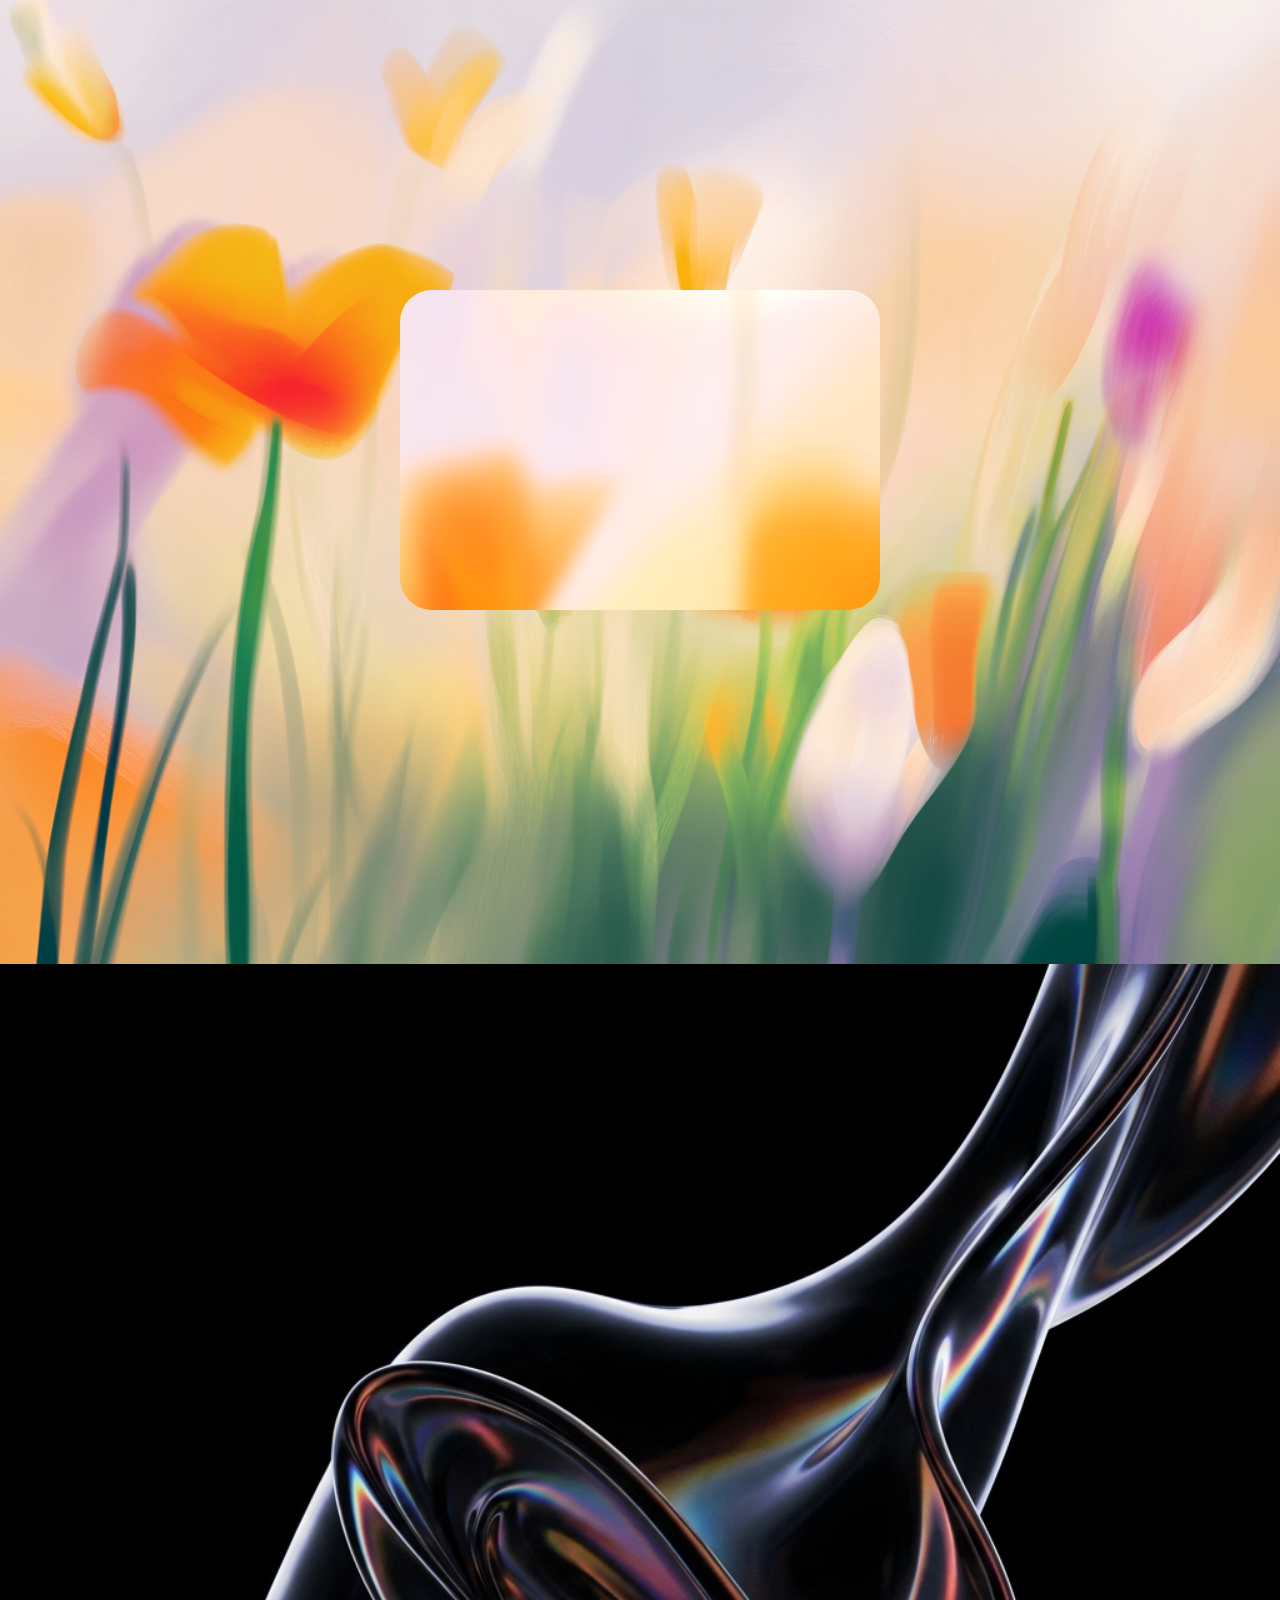
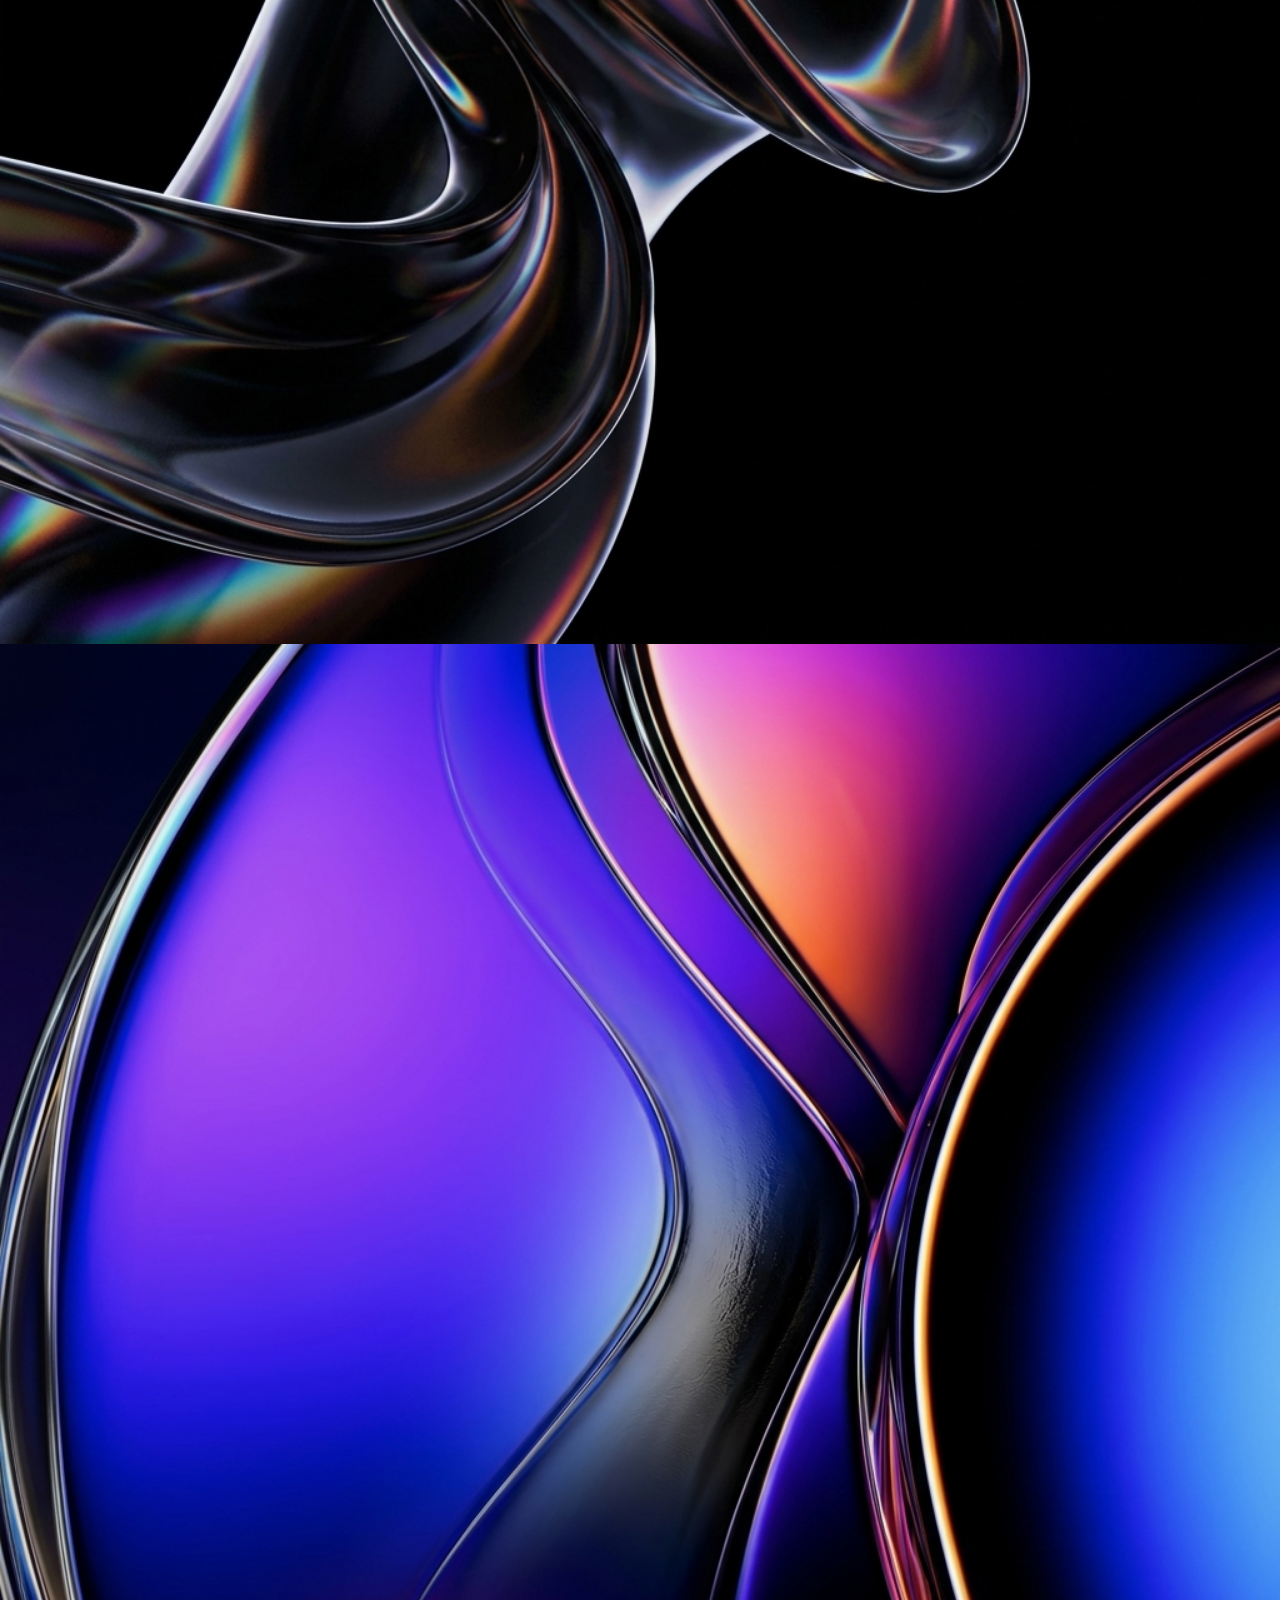
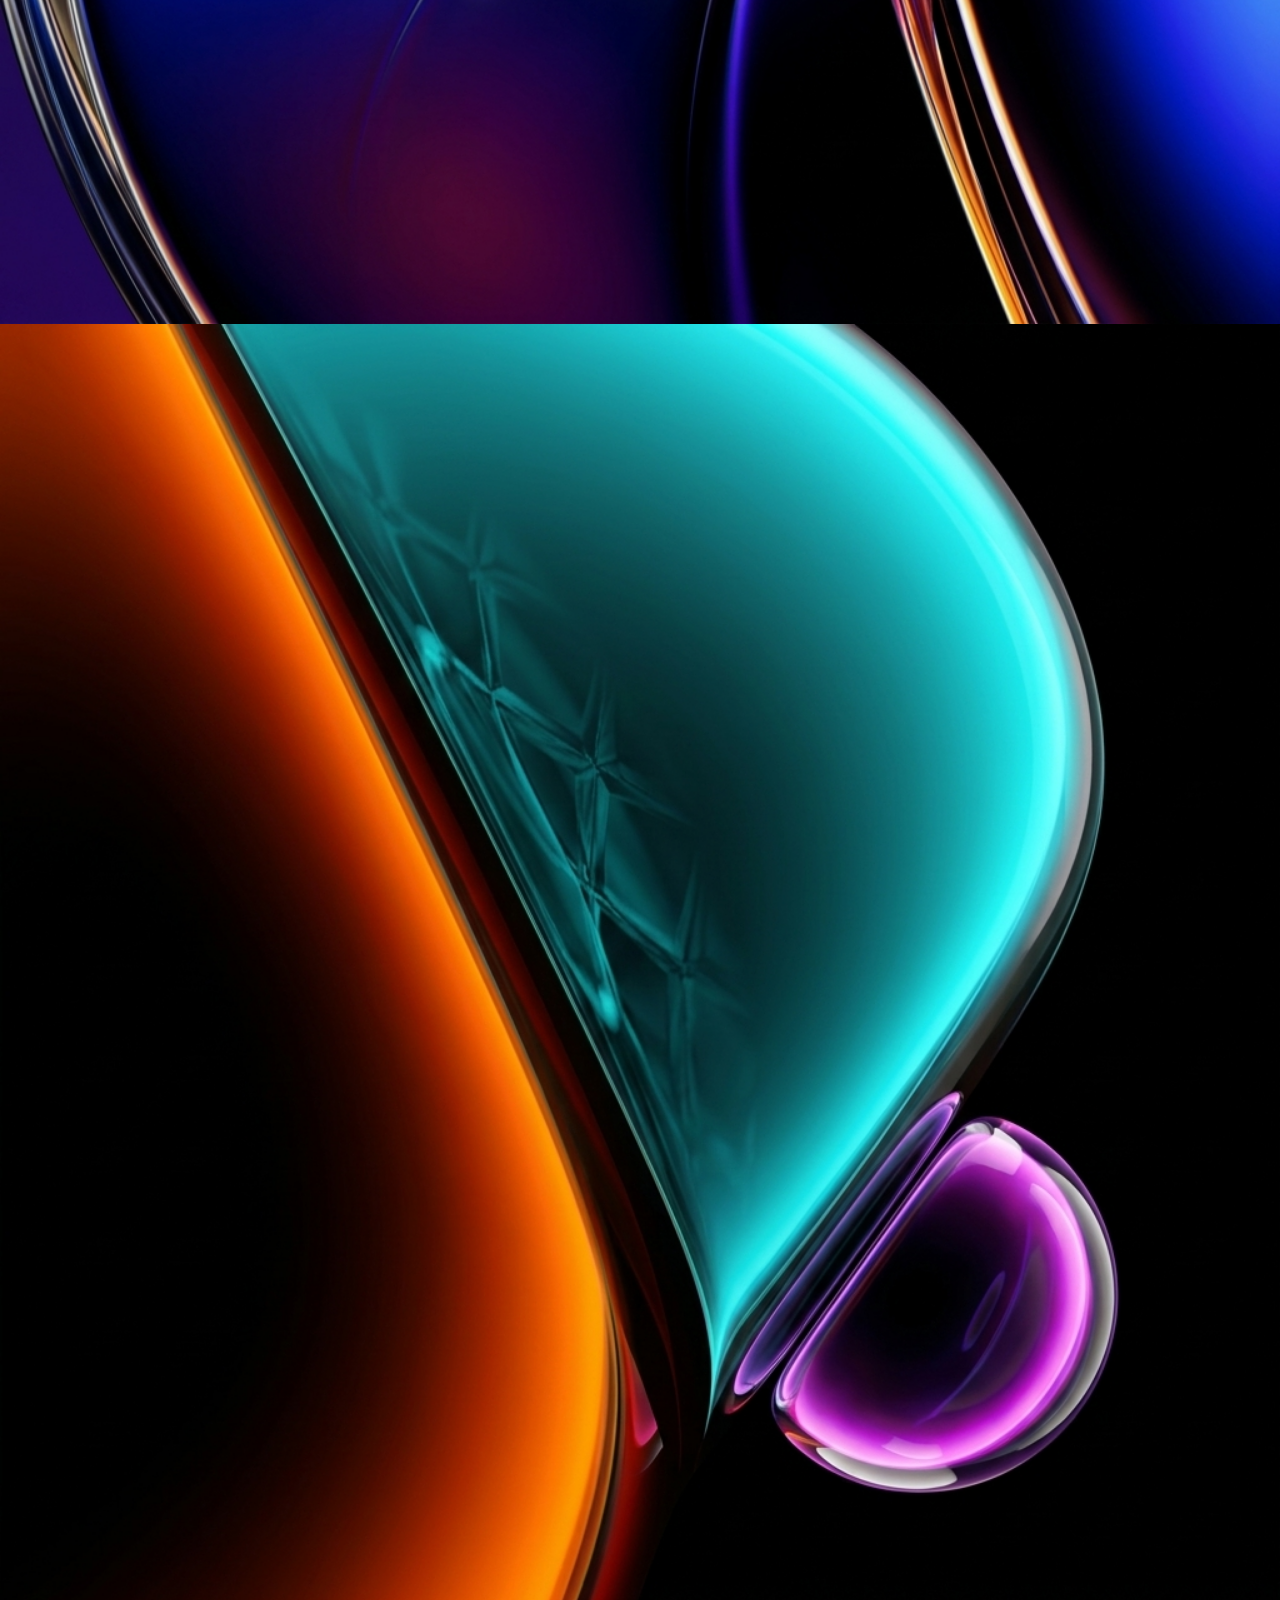
<file: clean_index.html>
<!DOCTYPE html>
<html lang="en">
<head>
<meta charset="UTF-8">
<meta name="viewport" content="width=device-width, initial-scale=1.0">
<title>3D Spherical Glass Lens</title>
<style>
  html, body {
    height: 100%;
    min-height: 300vh;
    margin: 0;
    font-family: system-ui, sans-serif;
    overflow-x: hidden;
    background: #000;
  }
  
  .bg {
    position: absolute; /* Make it absolute so it scrolls naturally with the page */
    inset: 0;
    z-index: 0;
  }
  
  .bg img {
    width: 100%;
    display: block;
    object-fit: cover;
  }

  .glass-container {
    position: fixed;
    inset: 50% auto auto 50%;
    transform: translate(-50%, -50%);
    width: 480px;
    height: 320px;
    z-index: 10;
  }

  .frost-layer {
    position: absolute;
    inset: 0;
    width: 100%;
    height: 100%;
    border-radius: 2rem;
    
    /* Constant blur/refraction */
    backdrop-filter: url(#glass-dispersion);
    -webkit-backdrop-filter: url(#glass-dispersion);
  }

  .glass-3d-overlay {
    position: absolute;
    inset: 0;
    width: 100%;
    height: 100%;
    border-radius: 2rem;
    background: transparent;
    
    /* Light -63° 80% & Depth 29 */
    border: none; 
    
    /* box-shadow removed */
    outline: 0;
    transition: transform 0.3s ease;
  }

  /* removed ::before */

</style>
</head>
<body>

<div class="bg">
  <img src="Vibrant-Summer-Meadow-Watercolor.png" alt="">
  <img src="bg1.png" alt="">
  <img src="bg2.png" alt="">
  <img src="bg3.png" alt="">
</div>

<div class="glass-container">
  
  

  
  

  
  <div style="position: absolute; inset: 0; border-radius: 2rem; overflow: hidden; pointer-events: none;">
    <div id="internal-bg" style="position: absolute; left: calc(-50vw + 240px); top: calc(-50vh + 160px); width: 100vw; transform: scale(1.8); will-change: transform, top; filter: blur(5px) contrast(1.2) saturate(1.1);">

      <img src="Vibrant-Summer-Meadow-Watercolor.png" style="width: 100%; display: block;" alt="">
      <img src="bg1.png" style="width: 100%; display: block;" alt="">
      <img src="bg2.png" style="width: 100%; display: block;" alt="">
      <img src="bg3.png" style="width: 100%; display: block;" alt="">

    </div>
  </div>

  <div class="frost-layer" id="frost-layer"></div>
  <button id="btn" class="glass-3d-overlay"></button>
</div>

<svg aria-hidden="true" style="position:absolute;width:0;height:0">
  <!-- Increase filter bounds to 300% to prevent the massive displacement from clipping the edges (which causes the blue/cyan artifacts) -->
  <filter id="glass-dispersion" x="-100%" y="-100%" width="300%" height="300%" filterUnits="objectBoundingBox" primitiveUnits="userSpaceOnUse" color-interpolation-filters="sRGB">
    
    <!-- Frost -->
    <feGaussianBlur in="SourceGraphic" stdDeviation="0" result="frosted"/>
    
    <!-- Refraction Map -->
    <feImage href="data:image/bmp;base64,[...BASE64_DISPLACEMENT_MAP_OMITTED...]" x="0" y="0" width="480" height="320" preserveAspectRatio="none" result="raw-map"/>
    <feGaussianBlur in="raw-map" stdDeviation="2" result="smooth-map"/>
    
    <!-- Chromatic Aberration / Dispersion (90 spread) -->
    <!-- RED CHANNEL: Refraction 140 + 45 = 185 -->
    <feColorMatrix in="frosted" type="matrix" values="1 0 0 0 0  0 0 0 0 0  0 0 0 0 0  0 0 0 1 0" result="red-channel"/>
    <feDisplacementMap in="red-channel" in2="smooth-map" scale="200" xChannelSelector="R" yChannelSelector="G" result="displaced-red"/>
    
    <!-- GREEN CHANNEL: Refraction 140 -->
    <feColorMatrix in="frosted" type="matrix" values="0 0 0 0 0  0 1 0 0 0  0 0 0 0 0  0 0 0 1 0" result="green-channel"/>
    <feDisplacementMap in="green-channel" in2="smooth-map" scale="180" xChannelSelector="R" yChannelSelector="G" result="displaced-green"/>
    
    <!-- BLUE CHANNEL: Refraction 140 - 45 = 95 -->
    <feColorMatrix in="frosted" type="matrix" values="0 0 0 0 0  0 0 0 0 0  0 0 1 0 0  0 0 0 1 0" result="blue-channel"/>
    <feDisplacementMap in="blue-channel" in2="smooth-map" scale="160" xChannelSelector="R" yChannelSelector="G" result="displaced-blue"/>
    
    <!-- Merge RGB Channels -->
    <feComposite in="displaced-red" in2="displaced-green" operator="arithmetic" k2="1" k3="1" result="rg"/>
    <feComposite in="rg" in2="displaced-blue" operator="arithmetic" k2="1" k3="1" result="final-dispersion"/>
    <feGaussianBlur in="final-dispersion" stdDeviation="0.5"/>
  </filter>
</svg>





<script>
  const bg = document.getElementById('internal-bg');
  let lastScrollY = -1;
  
  function updateGlass() {
    const scrollY = window.scrollY;
    if (scrollY !== lastScrollY && bg) {
      bg.style.top = `calc(-50vh + 160px - ${scrollY}px)`;
      bg.style.transformOrigin = `50vw calc(50vh + ${scrollY}px)`;
      lastScrollY = scrollY;
    }
    requestAnimationFrame(updateGlass);
  }
  
  requestAnimationFrame(updateGlass);
</script>
</body>



</html>
</file>
